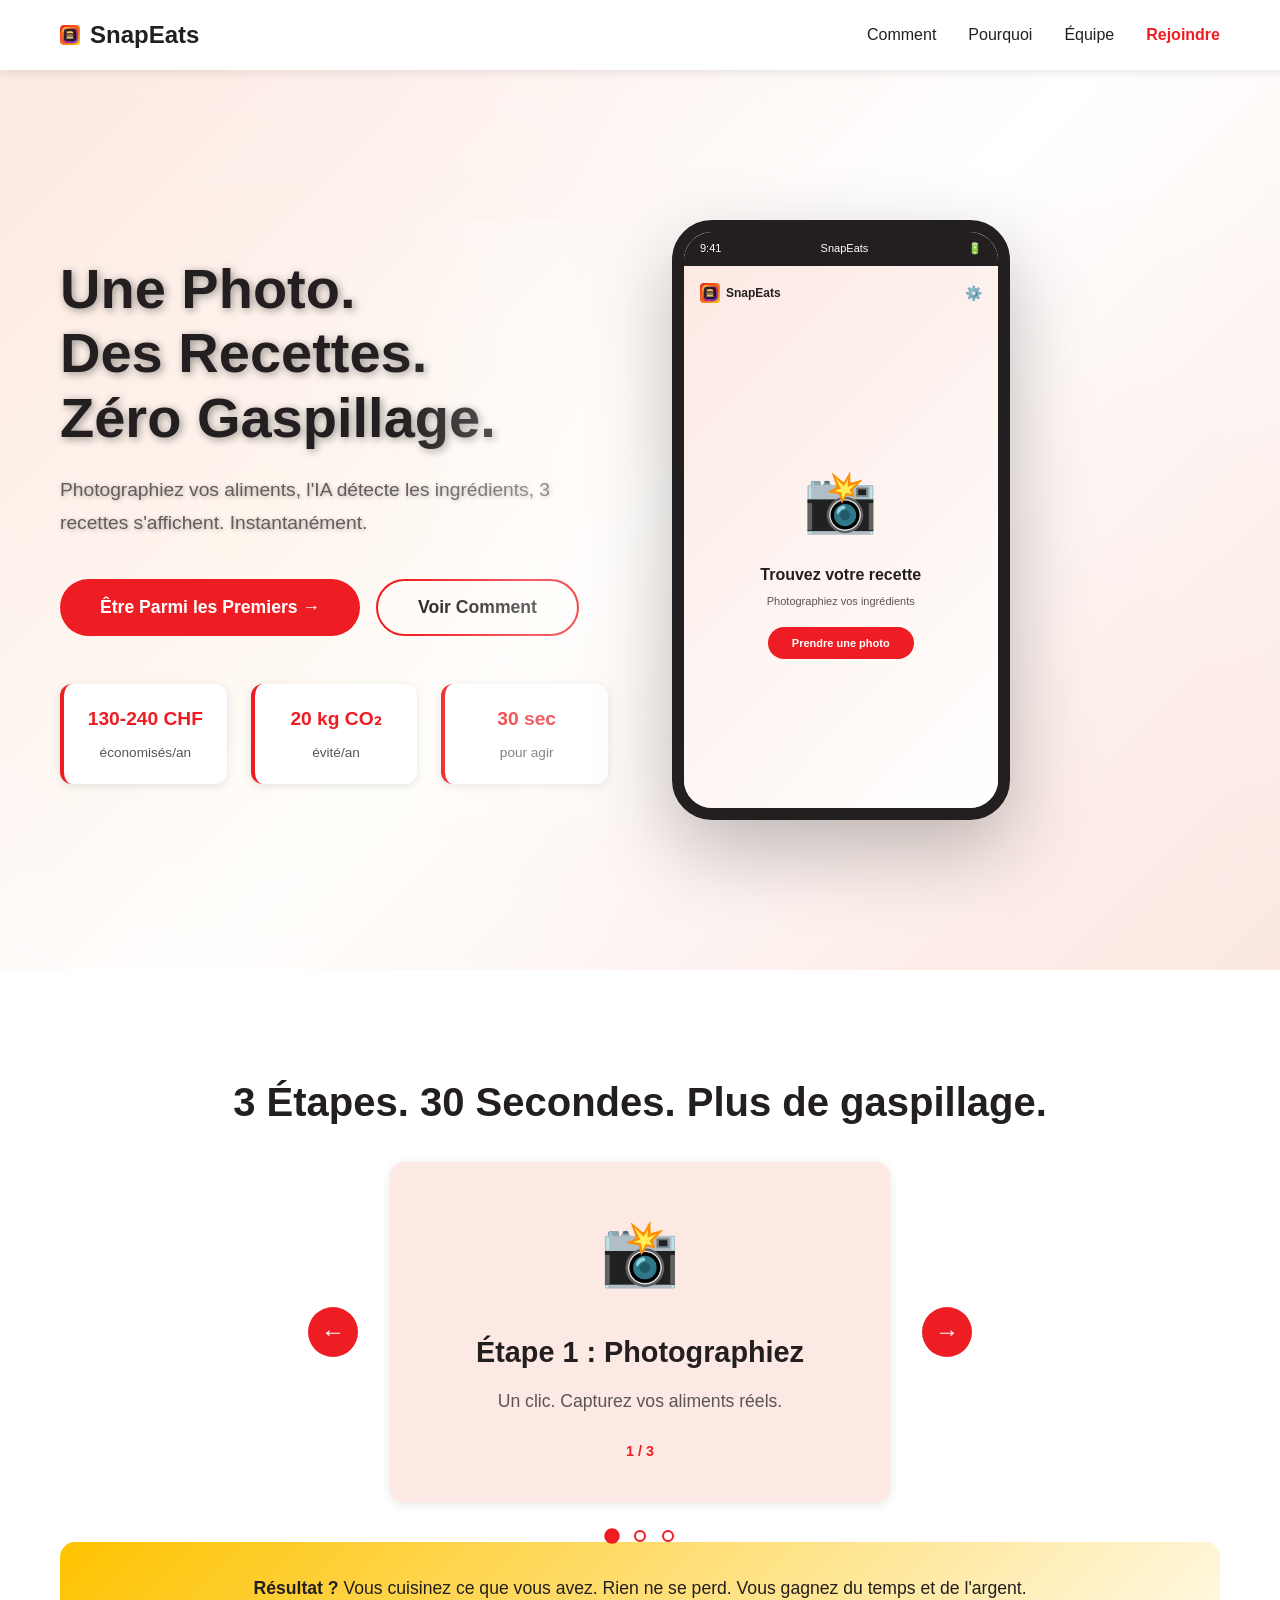
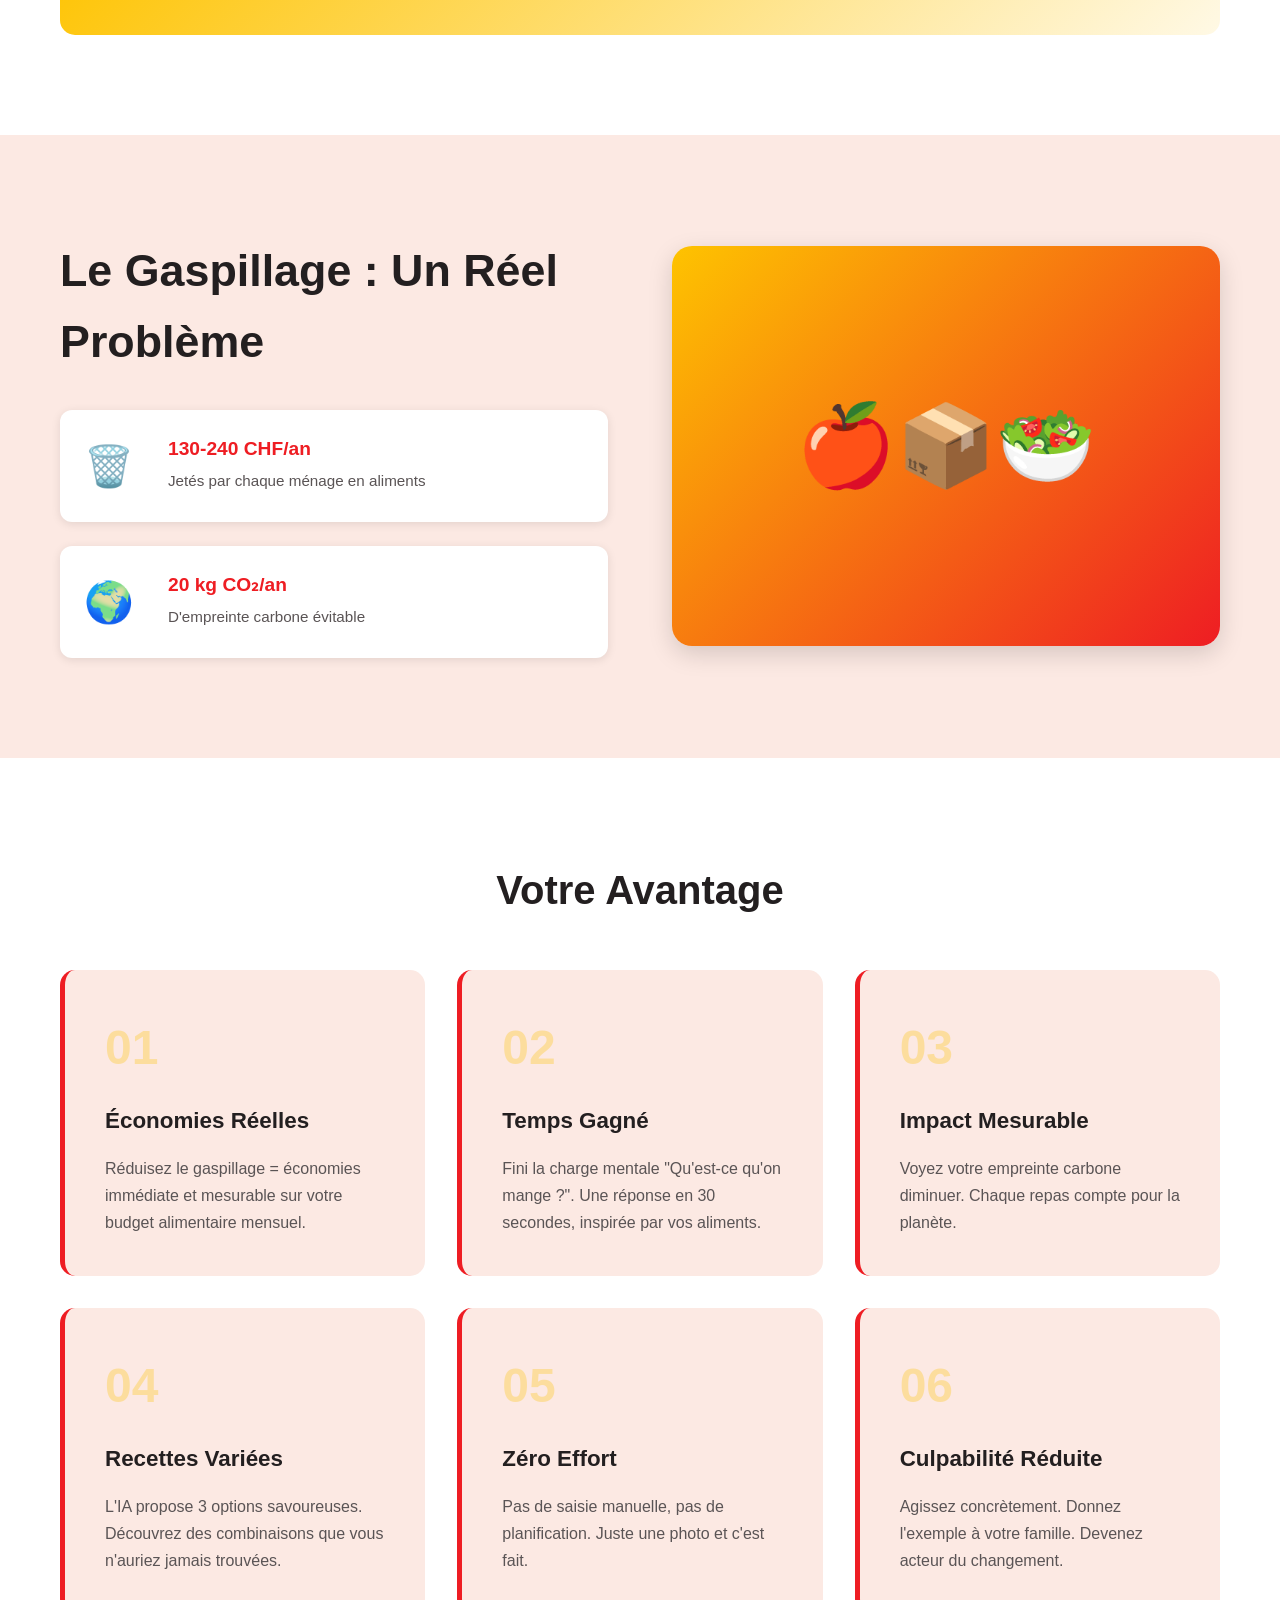
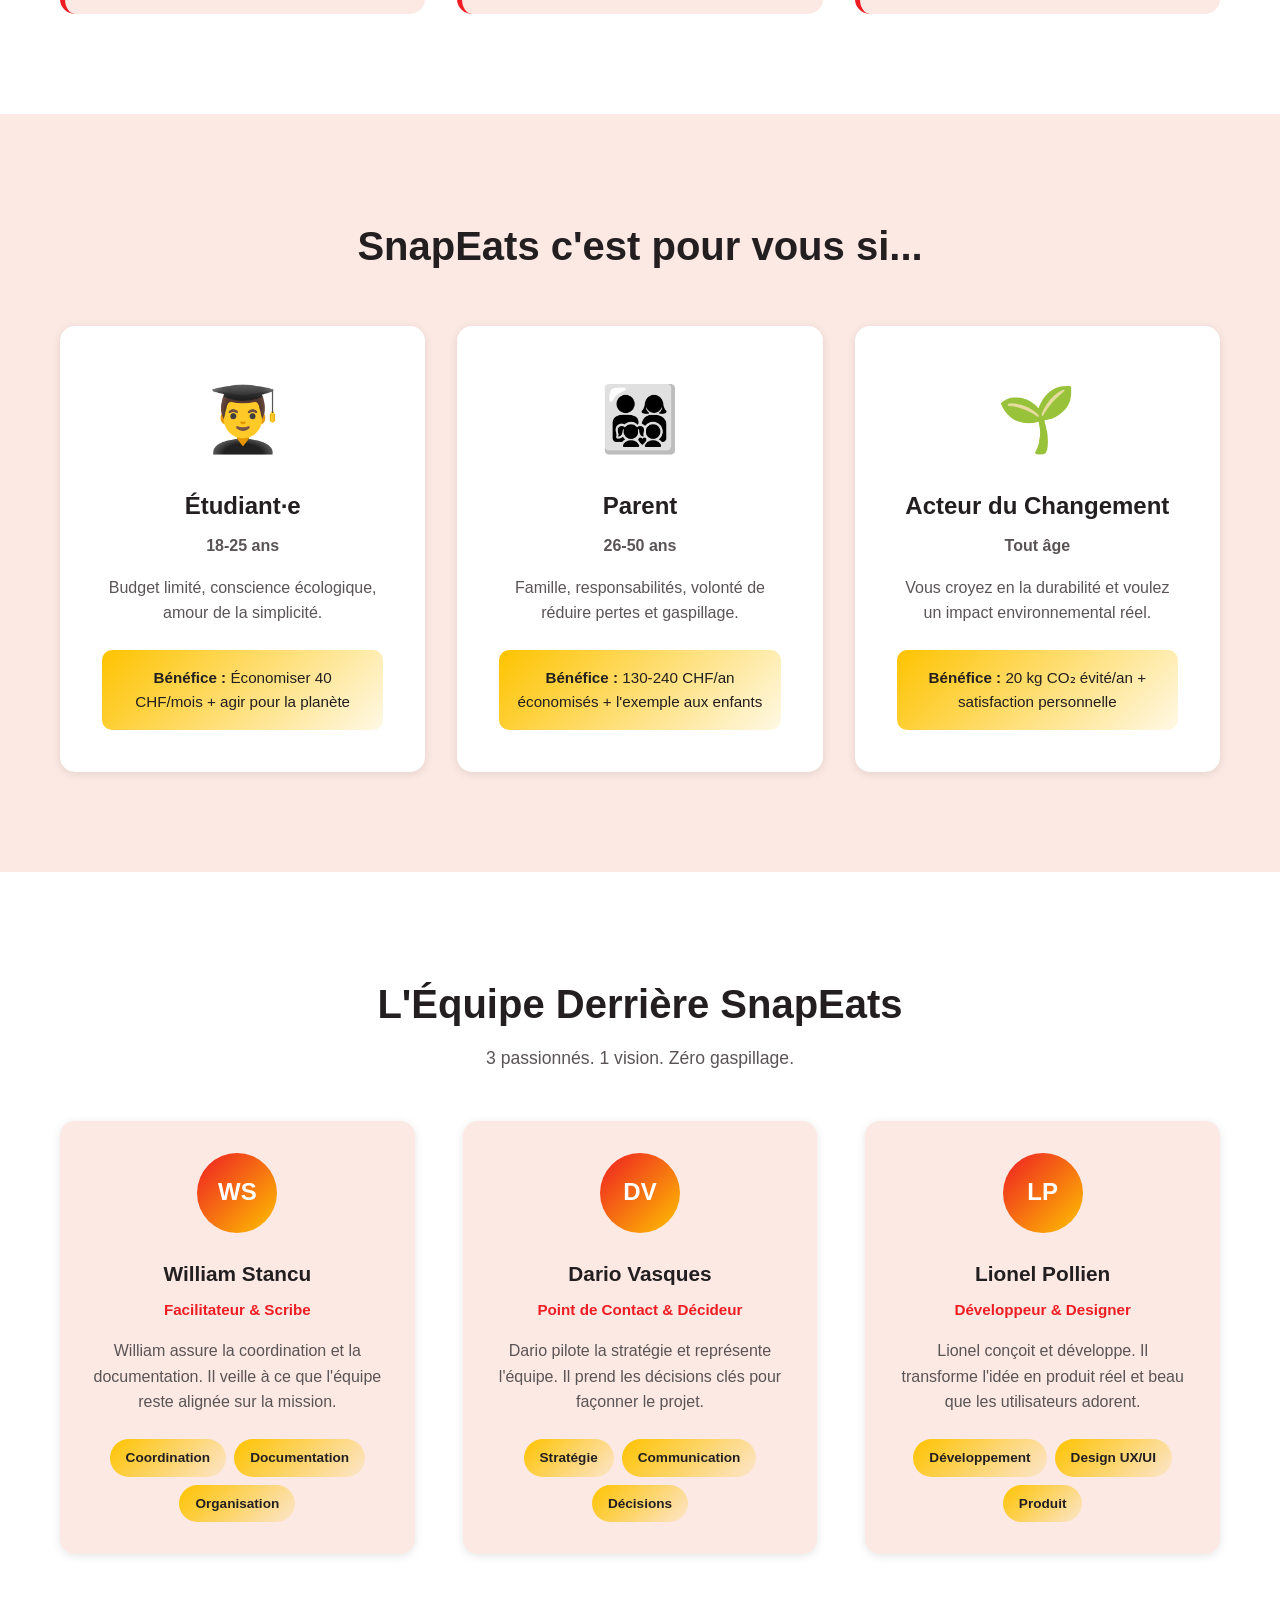
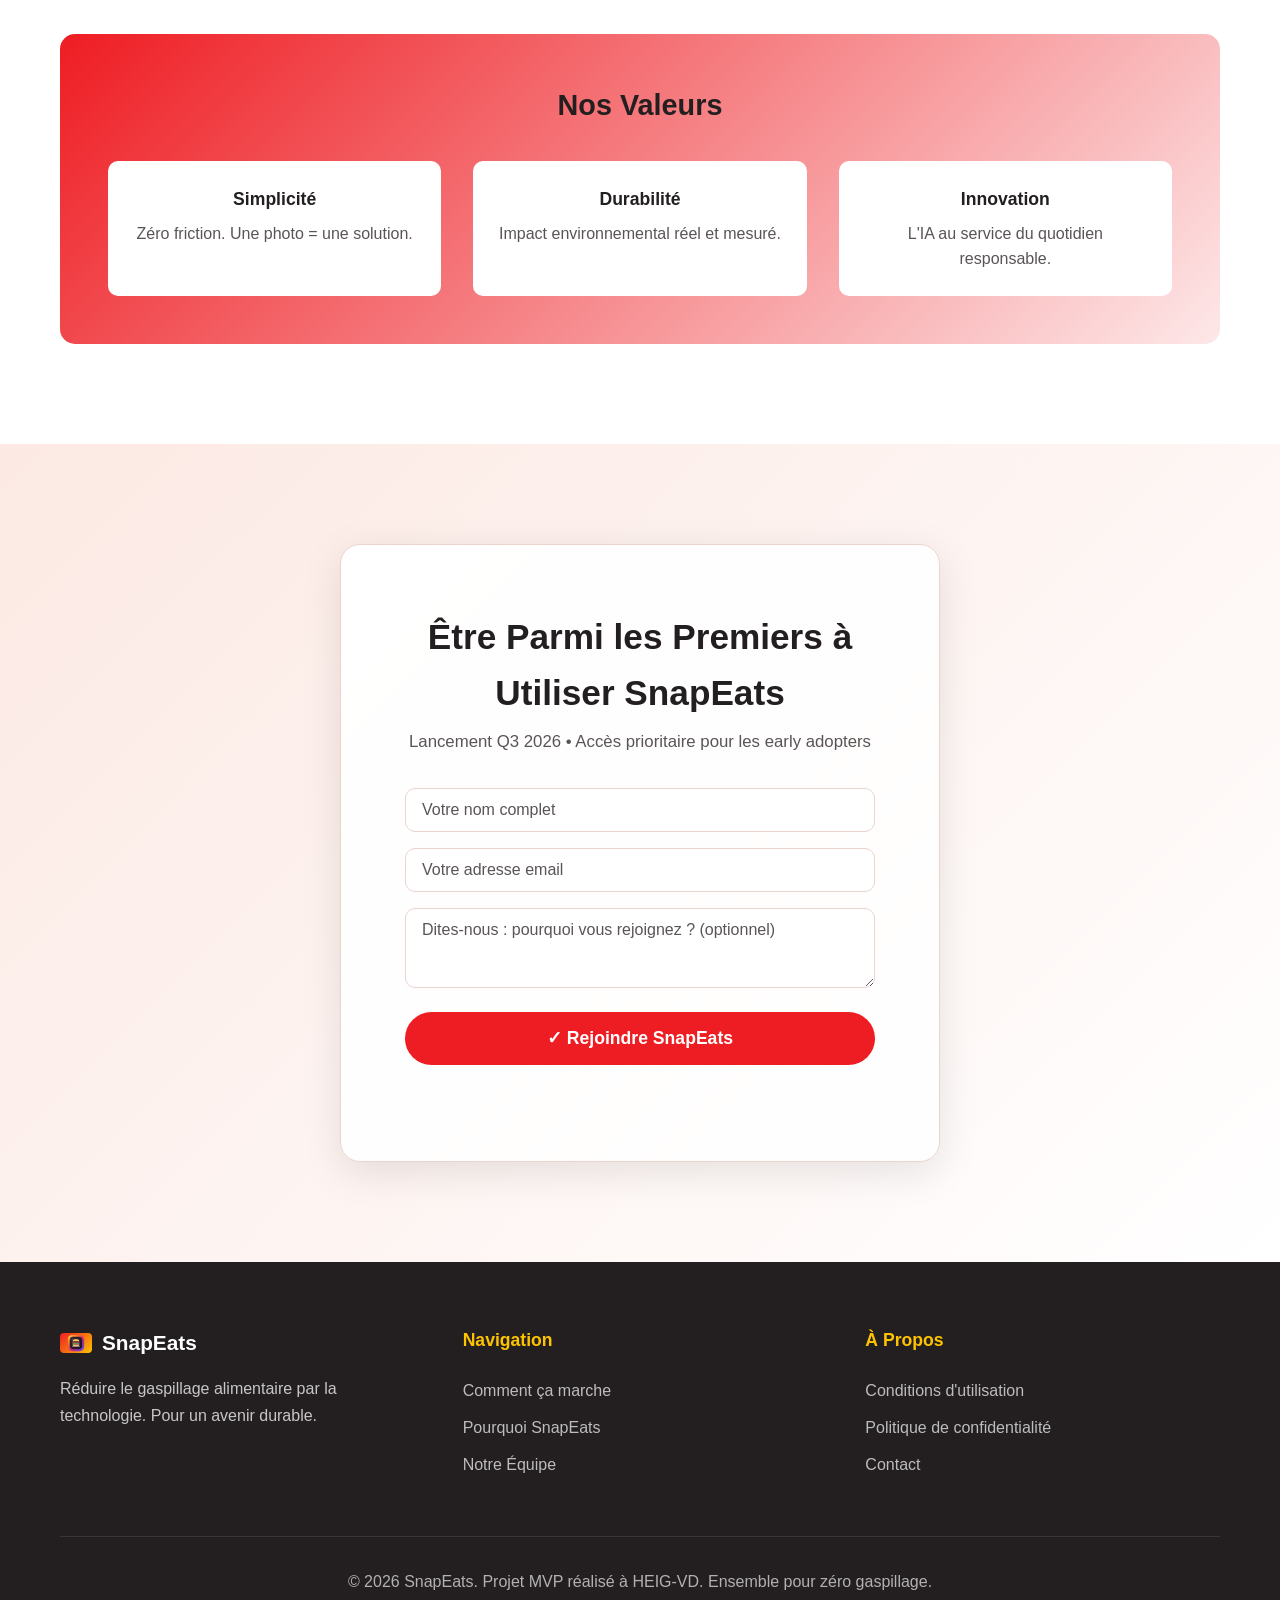
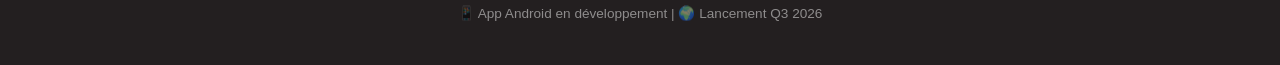
<file: index.html>
<!DOCTYPE html>
<html lang="fr">
<head>
    <meta charset="UTF-8">
    <meta name="viewport" content="width=device-width, initial-scale=1.0">
    <meta name="google-site-verification" content="7VaFTol4n8DkhCMEWoxyco_DHbVXAm0yA0GnwpEqHyg" />
    <title>SnapEats - L'IA pour zéro gaspillage alimentaire</title>
    <link rel="stylesheet" href="styles.css">
</head>
<body>
    <!-- Navigation Sticky -->
    <nav class="navbar">
        <div class="container">
            <div class="navbar-content">
                <div class="logo">
                    <img class="logo-icon" src="logo.svg" alt="Logo SnapEats">
                    <span>SnapEats</span>
                </div>
                <ul class="nav-links">
                    <li><a href="#comment">Comment</a></li>
                    <li><a href="#pourquoi">Pourquoi</a></li>
                    <li><a href="#equipe">Équipe</a></li>
                    <li><a href="#cta" style="color: var(--primary-color); font-weight: 600;">Rejoindre</a></li>
                </ul>
            </div>
        </div>
    </nav>

    <!-- HERO : Texte + Démo Interactive -->
    <section class="hero-new">
        <div class="hero-new-background"></div>
        
        <div class="container">
            <div class="hero-new-grid">
                <!-- LEFT: Content -->
                <div class="hero-new-content">
                    <h1 class="hero-title-big">Une Photo.<br>Des Recettes.<br>Zéro Gaspillage.</h1>
                    <p class="hero-subtitle-big">Photographiez vos aliments, l'IA détecte les ingrédients, 3 recettes s'affichent. Instantanément.</p>
                    
                    <div class="hero-ctas">
                        <button class="btn btn-primary btn-lg" onclick="document.getElementById('cta').scrollIntoView({behavior: 'smooth'})">
                            Être Parmi les Premiers →
                        </button>
                        <button class="btn btn-secondary btn-lg" onclick="document.getElementById('comment').scrollIntoView({behavior: 'smooth'})">
                            Voir Comment
                        </button>
                    </div>

                    <div class="hero-stats-new">
                        <div class="stat-chip">
                            <strong>130-240 CHF</strong>
                            <span>économisés/an</span>
                        </div>
                        <div class="stat-chip">
                            <strong>20 kg CO₂</strong>
                            <span>évité/an</span>
                        </div>
                        <div class="stat-chip">
                            <strong>30 sec</strong>
                            <span>pour agir</span>
                        </div>
                    </div>
                </div>

                <!-- RIGHT: Interactive Demo -->
                <div class="hero-demo-container">
                    <div class="phone-frame-hero">
                        <div class="status-bar">
                            <span>9:41</span>
                            <span>SnapEats</span>
                            <span>🔋</span>
                        </div>

                        <div class="screen-content">
                            <div class="screen-header">
                                <div class="snapeats-logo">
                                    <img class="logo-icon" src="logo.svg" alt="Logo SnapEats">
                                    SnapEats
                                </div>
                                <span style="font-size: 14px;">⚙️</span>
                            </div>

                            <!-- STEP 1: TAKE PHOTO -->
                            <div class="step-1" id="demo-step1">
                                <div class="camera-icon">📸</div>
                                <h2>Trouvez votre recette</h2>
                                <p>Photographiez vos ingrédients</p>
                                <button class="btn btn-demo" onclick="startDemoHero()">Prendre une photo</button>
                            </div>

                            <!-- STEP 2: DETECTION -->
                            <div class="step-2" id="demo-step2" style="display: none;">
                                <div class="detection-visual">
                                    <div class="scanning-line"></div>
                                    <div class="ingredients-detected">
                                        <h3>Détection en cours...</h3>
                                    </div>
                                </div>
                            </div>

                            <!-- STEP 3: RECIPES -->
                            <div class="step-3" id="demo-step3" style="display: none;">
                                <div class="step-3-header">
                                    <h2>✓ Recettes générées</h2>
                                    <p>3 options délicieuses</p>
                                </div>

                                <div class="recipes-list">
                                    <div class="recipe-card">
                                        <div class="recipe-title">Pâtes Carbonara</div>
                                        <div class="recipe-meta">
                                            <span>20 min</span>
                                            <span>Moyen</span>
                                        </div>
                                    </div>

                                    <div class="recipe-card">
                                        <div class="recipe-title">Salade Fraîche</div>
                                        <div class="recipe-meta">
                                            <span>10 min</span>
                                            <span>Facile</span>
                                        </div>
                                    </div>

                                    <div class="recipe-card">
                                        <div class="recipe-title">Soupe Veggie</div>
                                        <div class="recipe-meta">
                                            <span>25 min</span>
                                            <span>Facile</span>
                                        </div>
                                    </div>
                                </div>

                                <button class="btn btn-reset" onclick="resetDemoHero()">↻ Nouvelle photo</button>
                            </div>
                        </div>
                    </div>
                    <div class="demo-shine"></div>
                </div>
            </div>
        </div>
    </section>

    <!-- SECTION : Comment ça marche -->
    <section id="comment" class="how-it-works">
        <div class="container">
            <h2 class="section-title">3 Étapes. 30 Secondes. Plus de gaspillage.</h2>
            
            <div class="carousel-container">
                <!-- Left Arrow -->
                <button class="carousel-arrow carousel-arrow-left" onclick="previousStep()" aria-label="Étape précédente">
                    ←
                </button>

                <!-- Carousel Steps -->
                <div class="steps-carousel">
                    <div class="step-card step-card-carousel active" id="step-1">
                        <div class="step-icon">📸</div>
                        <h3>Étape 1 : Photographiez</h3>
                        <p>Un clic. Capturez vos aliments réels.</p>
                        <div class="step-counter">1 / 3</div>
                    </div>
                    
                    <div class="step-card step-card-carousel" id="step-2">
                        <div class="step-icon">🤖</div>
                        <h3>Étape 2 : L'IA analyse</h3>
                        <p>Détection intelligente de chaque ingrédient.</p>
                        <div class="step-counter">2 / 3</div>
                    </div>
                    
                    <div class="step-card step-card-carousel" id="step-3">
                        <div class="step-icon">👨‍🍳</div>
                        <h3>Étape 3 : Recettes générées</h3>
                        <p>3 options savoureuses instantanément.</p>
                        <div class="step-counter">3 / 3</div>
                    </div>
                </div>

                <!-- Right Arrow -->
                <button class="carousel-arrow carousel-arrow-right" onclick="nextStep()" aria-label="Étape suivante">
                    →
                </button>
            </div>

            <!-- Carousel Indicators -->
            <div class="carousel-indicators">
                <button class="indicator active" onclick="goToStep(1)"></button>
                <button class="indicator" onclick="goToStep(2)"></button>
                <button class="indicator" onclick="goToStep(3)"></button>
            </div>

            <div class="cta-mini">
                <p><strong>Résultat ?</strong> Vous cuisinez ce que vous avez. Rien ne se perd. Vous gagnez du temps et de l'argent.</p>
            </div>
        </div>
    </section>


    <!-- SECTION : Le Problème (données) -->
    <section id="pourquoi" class="problem-section">
        <div class="container">
            <div class="problem-split">
                <div class="problem-content">
                    <h2>Le Gaspillage : Un Réel Problème</h2>
                    <div class="stats-list">
                        <div class="stat-item">
                            <div class="stat-icon">🗑️</div>
                            <div>
                                <strong>130-240 CHF/an</strong>
                                <p>Jetés par chaque ménage en aliments</p>
                            </div>
                        </div>
                        <div class="stat-item">
                            <div class="stat-icon">🌍</div>
                            <div>
                                <strong>20 kg CO₂/an</strong>
                                <p>D'empreinte carbone évitable</p>
                            </div>
                        </div>
                    </div>
                </div>
                <div class="problem-image">
                    <div class="illustration-box" style="background: linear-gradient(135deg, var(--accent-color), var(--primary-color)); height: 400px; border-radius: 20px; display: flex; align-items: center; justify-content: center; color: white; font-size: 80px;">
                        🍎📦🥗
                    </div>
                </div>
            </div>
        </div>
    </section>

    <!-- SECTION : Bénéfices -->
    <section class="benefits">
        <div class="container">
            <h2 class="section-title">Votre Avantage</h2>
            
            <div class="benefits-grid">
                <div class="benefit-card">
                    <div class="benefit-number">01</div>
                    <h3>Économies Réelles</h3>
                    <p>Réduisez le gaspillage = économies immédiate et mesurable sur votre budget alimentaire mensuel.</p>
                </div>
                
                <div class="benefit-card">
                    <div class="benefit-number">02</div>
                    <h3>Temps Gagné</h3>
                    <p>Fini la charge mentale "Qu'est-ce qu'on mange ?". Une réponse en 30 secondes, inspirée par vos aliments.</p>
                </div>
                
                <div class="benefit-card">
                    <div class="benefit-number">03</div>
                    <h3>Impact Mesurable</h3>
                    <p>Voyez votre empreinte carbone diminuer. Chaque repas compte pour la planète.</p>
                </div>
                
                <div class="benefit-card">
                    <div class="benefit-number">04</div>
                    <h3>Recettes Variées</h3>
                    <p>L'IA propose 3 options savoureuses. Découvrez des combinaisons que vous n'auriez jamais trouvées.</p>
                </div>
                
                <div class="benefit-card">
                    <div class="benefit-number">05</div>
                    <h3>Zéro Effort</h3>
                    <p>Pas de saisie manuelle, pas de planification. Juste une photo et c'est fait.</p>
                </div>
                
                <div class="benefit-card">
                    <div class="benefit-number">06</div>
                    <h3>Culpabilité Réduite</h3>
                    <p>Agissez concrètement. Donnez l'exemple à votre famille. Devenez acteur du changement.</p>
                </div>
            </div>
        </div>
    </section>

    <!-- SECTION : Pour Qui -->
    <section class="target-audience">
        <div class="container">
            <h2 class="section-title">SnapEats c'est pour vous si...</h2>
            
            <div class="audience-grid">
                <div class="audience-card">
                    <div class="audience-emoji">👨‍🎓</div>
                    <h3>Étudiant·e</h3>
                    <p><strong>18-25 ans</strong></p>
                    <p>Budget limité, conscience écologique, amour de la simplicité.</p>
                    <div class="audience-highlight">
                        <strong>Bénéfice :</strong> Économiser 40 CHF/mois + agir pour la planète
                    </div>
                </div>
                
                <div class="audience-card">
                    <div class="audience-emoji">👨‍👩‍👧‍👦</div>
                    <h3>Parent</h3>
                    <p><strong>26-50 ans</strong></p>
                    <p>Famille, responsabilités, volonté de réduire pertes et gaspillage.</p>
                    <div class="audience-highlight">
                        <strong>Bénéfice :</strong> 130-240 CHF/an économisés + l'exemple aux enfants
                    </div>
                </div>
                
                <div class="audience-card">
                    <div class="audience-emoji">🌱</div>
                    <h3>Acteur du Changement</h3>
                    <p><strong>Tout âge</strong></p>
                    <p>Vous croyez en la durabilité et voulez un impact environnemental réel.</p>
                    <div class="audience-highlight">
                        <strong>Bénéfice :</strong> 20 kg CO₂ évité/an + satisfaction personnelle
                    </div>
                </div>
            </div>
        </div>
    </section>

    <!-- SECTION : L'Équipe -->
    <section id="equipe" class="team-section">
        <div class="container">
            <h2 class="section-title">L'Équipe Derrière SnapEats</h2>
            <p class="section-subtitle">3 passionnés. 1 vision. Zéro gaspillage.</p>
            
            <div class="team-grid">
                <div class="team-card">
                    <div class="team-avatar">WS</div>
                    <h3>William Stancu</h3>
                    <div class="team-role">Facilitateur & Scribe</div>
                    <p class="team-bio">William assure la coordination et la documentation. Il veille à ce que l'équipe reste alignée sur la mission.</p>
                    <div class="team-skills">
                        <span class="skill-badge">Coordination</span>
                        <span class="skill-badge">Documentation</span>
                        <span class="skill-badge">Organisation</span>
                    </div>
                </div>
                
                <div class="team-card">
                    <div class="team-avatar">DV</div>
                    <h3>Dario Vasques</h3>
                    <div class="team-role">Point de Contact & Décideur</div>
                    <p class="team-bio">Dario pilote la stratégie et représente l'équipe. Il prend les décisions clés pour façonner le projet.</p>
                    <div class="team-skills">
                        <span class="skill-badge">Stratégie</span>
                        <span class="skill-badge">Communication</span>
                        <span class="skill-badge">Décisions</span>
                    </div>
                </div>
                
                <div class="team-card">
                    <div class="team-avatar">LP</div>
                    <h3>Lionel Pollien</h3>
                    <div class="team-role">Développeur & Designer</div>
                    <p class="team-bio">Lionel conçoit et développe. Il transforme l'idée en produit réel et beau que les utilisateurs adorent.</p>
                    <div class="team-skills">
                        <span class="skill-badge">Développement</span>
                        <span class="skill-badge">Design UX/UI</span>
                        <span class="skill-badge">Produit</span>
                    </div>
                </div>
            </div>

            <div class="team-values">
                <h3>Nos Valeurs</h3>
                <div class="values-grid">
                    <div class="value">
                        <strong>Simplicité</strong>
                        <p>Zéro friction. Une photo = une solution.</p>
                    </div>
                    <div class="value">
                        <strong>Durabilité</strong>
                        <p>Impact environnemental réel et mesuré.</p>
                    </div>
                    <div class="value">
                        <strong>Innovation</strong>
                        <p>L'IA au service du quotidien responsable.</p>
                    </div>
                </div>
            </div>
        </div>
    </section>

    <!-- SECTION : CTA Principal -->
    <section id="cta" class="cta-main">
        <div class="container">
            <div class="cta-card">
                <h2>Être Parmi les Premiers à Utiliser SnapEats</h2>
                <p>Lancement Q3 2026 • Accès prioritaire pour les early adopters</p>
                
                <form class="cta-form" action="https://formspree.io/f/xkoanybg" method="POST">
                    <div class="form-group">
                        <input type="text" name="name" placeholder="Votre nom complet" required>
                    </div>
                    <div class="form-group">
                        <input type="email" name="email" placeholder="Votre adresse email" required>
                    </div>
                    <div class="form-group">
                        <textarea name="message" placeholder="Dites-nous : pourquoi vous rejoignez ? (optionnel)" rows="3"></textarea>
                    </div>
                    <button type="submit" class="btn btn-primary btn-lg">
                        ✓ Rejoindre SnapEats
                    </button>
                </form>                
            </div>
        </div>
    </section>

    <!-- FOOTER -->
    <footer class="footer">
        <div class="container">
            <div class="footer-grid">
                <div class="footer-col">
                    <div class="footer-logo">
                        <img class="logo-icon" src="logo.svg" alt="Logo SnapEats" style="width: 32px;">
                        <span>SnapEats</span>
                    </div>
                    <p>Réduire le gaspillage alimentaire par la technologie. Pour un avenir durable.</p>
                </div>
                
                <div class="footer-col">
                    <h4>Navigation</h4>
                    <ul>
                        <li><a href="#comment">Comment ça marche</a></li>
                        <li><a href="#pourquoi">Pourquoi SnapEats</a></li>
                        <li><a href="#equipe">Notre Équipe</a></li>
                    </ul>
                </div>
                
                <div class="footer-col">
                    <h4>À Propos</h4>
                    <ul>
                        <li><a href="#">Conditions d'utilisation</a></li>
                        <li><a href="#">Politique de confidentialité</a></li>
                        <li><a href="#">Contact</a></li>
                    </ul>
                </div>
            </div>

            <div class="footer-bottom">
                <p>&copy; 2026 SnapEats. Projet MVP réalisé à HEIG-VD. Ensemble pour zéro gaspillage.</p>
                <p style="font-size: 0.85rem; opacity: 0.75;">📱 App Android en développement | 🌍 Lancement Q3 2026</p>
            </div>
        </div>
    </footer>

    <script src="script.js"></script>
    <script>
        // Interactive demo functions
        function startDemoHero() {
            document.getElementById('demo-step1').style.display = 'none';
            document.getElementById('demo-step2').style.display = 'flex';

            setTimeout(() => {
                document.getElementById('demo-step2').style.display = 'none';
                document.getElementById('demo-step3').style.display = 'flex';
            }, 2500);
        }

        function resetDemoHero() {
            document.getElementById('demo-step1').style.display = 'flex';
            document.getElementById('demo-step2').style.display = 'none';
            document.getElementById('demo-step3').style.display = 'none';
        }
    </script>
</body>
</html>
</file>
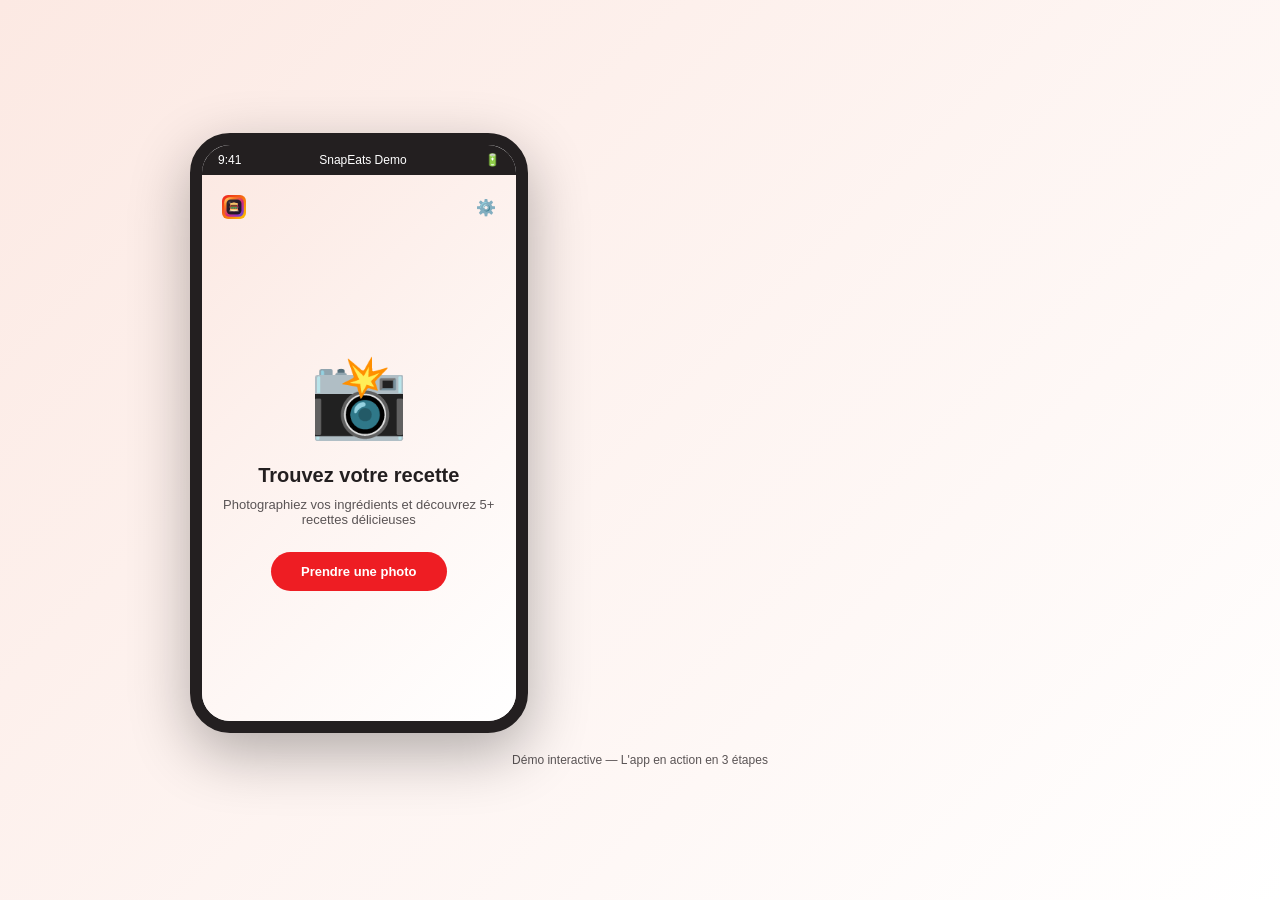
<file: video-demo.html>
<!DOCTYPE html>
<html lang="fr">
<head>
    <meta charset="UTF-8">
    <meta name="viewport" content="width=device-width, initial-scale=1.0">
    <title>SnapEats - Démo Interactive</title>
    <style>
        * {
            margin: 0;
            padding: 0;
            box-sizing: border-box;
        }

        body {
            font-family: 'Segoe UI', Tahoma, Geneva, Verdana, sans-serif;
            background: linear-gradient(135deg, #FCE9E3, #FFF);
            min-height: 100vh;
            display: flex;
            align-items: center;
            justify-content: center;
            padding: 20px;
        }

        .demo-container {
            max-width: 900px;
            width: 100%;
        }

        .phone-frame {
            background: white;
            border-radius: 40px;
            border: 12px solid #231F20;
            overflow: hidden;
            box-shadow: 0 20px 60px rgba(0, 0, 0, 0.3);
            aspect-ratio: 9/16;
            position: relative;
            display: flex;
            flex-direction: column;
            max-height: 600px;
        }

        .status-bar {
            background: #231F20;
            color: white;
            padding: 8px 16px;
            font-size: 12px;
            display: flex;
            justify-content: space-between;
            align-items: center;
        }

        .screen-content {
            flex: 1;
            overflow: hidden;
            background: linear-gradient(135deg, #FCE9E3 0%, #FFFFFF 100%);
            display: flex;
            flex-direction: column;
            padding: 20px;
            position: relative;
        }

        .screen-header {
            display: flex;
            justify-content: space-between;
            align-items: center;
            margin-bottom: 20px;
        }

        .snapeats-logo {
            display: flex;
            align-items: center;
            gap: 8px;
            font-weight: 700;
            color: #231F20;
            font-size: 14px;
        }

        .logo-icon {
            width: 24px;
            height: 24px;
            background: linear-gradient(135deg, #EE1D23, #FEC300);
            border-radius: 6px;
            display: flex;
            align-items: center;
            justify-content: center;
            color: white;
            font-weight: bold;
            font-size: 12px;
        }

        /* STEP 1: CAMERA */
        .step-1 {
            display: flex;
            flex-direction: column;
            align-items: center;
            justify-content: center;
            flex: 1;
            text-align: center;
        }

        .camera-icon {
            font-size: 80px;
            margin-bottom: 20px;
            animation: pulse-in 0.8s ease-out;
        }

        .step-1 h2 {
            color: #231F20;
            font-size: 20px;
            margin-bottom: 10px;
        }

        .step-1 p {
            color: #5A5455;
            font-size: 13px;
            margin-bottom: 25px;
        }

        .btn {
            background: #EE1D23;
            color: white;
            border: none;
            padding: 12px 30px;
            border-radius: 25px;
            font-weight: 600;
            cursor: pointer;
            font-size: 13px;
            transition: all 0.3s ease;
        }

        .btn:hover {
            background: #C5161B;
            transform: translateY(-2px);
            box-shadow: 0 8px 20px rgba(238, 29, 35, 0.3);
        }

        .btn:active {
            transform: translateY(0);
        }

        /* STEP 2: DETECTION */
        .step-2 {
            display: none;
            flex-direction: column;
            align-items: center;
            justify-content: center;
            flex: 1;
        }

        .detection-visual {
            width: 100%;
            height: 200px;
            background: linear-gradient(135deg, #FEC300, rgba(254, 195, 0, 0.1));
            border-radius: 15px;
            display: flex;
            align-items: center;
            justify-content: center;
            margin-bottom: 20px;
            position: relative;
            overflow: hidden;
            border: 2px solid #FEC300;
        }

        .scanning-line {
            position: absolute;
            width: 100%;
            height: 3px;
            background: linear-gradient(90deg, transparent, #EE1D23, transparent);
            animation: scan 2s infinite;
        }

        @keyframes scan {
            0% { transform: translateY(-100px); }
            100% { transform: translateY(100px); }
        }

        .ingredients-detected {
            text-align: center;
            animation: fadeIn 0.6s ease-in;
        }

        .ingredients-detected h3 {
            color: #231F20;
            font-size: 14px;
            margin-bottom: 10px;
        }

        .ingredient-tags {
            display: flex;
            flex-wrap: wrap;
            gap: 8px;
            justify-content: center;
        }

        .tag {
            background: #EE1D23;
            color: white;
            padding: 6px 12px;
            border-radius: 15px;
            font-size: 11px;
            font-weight: 600;
            animation: pop-in 0.4s cubic-bezier(0.34, 1.56, 0.64, 1);
        }

        .tag:nth-child(1) { animation-delay: 0.1s; }
        .tag:nth-child(2) { animation-delay: 0.2s; }
        .tag:nth-child(3) { animation-delay: 0.3s; }
        .tag:nth-child(4) { animation-delay: 0.4s; }
        .tag:nth-child(5) { animation-delay: 0.5s; }
        .tag:nth-child(6) { animation-delay: 0.6s; }

        @keyframes pop-in {
            0% {
                transform: scale(0) rotate(-10deg);
                opacity: 0;
            }
            100% {
                transform: scale(1) rotate(0);
                opacity: 1;
            }
        }

        /* STEP 3: RECIPES */
        .step-3 {
            display: none;
            flex-direction: column;
            overflow-y: auto;
        }

        .step-3-header {
            margin-bottom: 15px;
            animation: slideDown 0.6s ease-out;
        }

        .step-3-header h2 {
            color: #231F20;
            font-size: 16px;
            margin-bottom: 5px;
        }

        .step-3-header p {
            color: #5A5455;
            font-size: 12px;
        }

        .recipes-list {
            display: flex;
            flex-direction: column;
            gap: 12px;
        }

        .recipe-card {
            background: white;
            border-radius: 12px;
            padding: 12px;
            border-left: 4px solid #EE1D23;
            animation: slideUp 0.6s ease-out;
            box-shadow: 0 2px 8px rgba(0, 0, 0, 0.1);
        }

        .recipe-card:nth-child(1) { animation-delay: 0.1s; }
        .recipe-card:nth-child(2) { animation-delay: 0.3s; }
        .recipe-card:nth-child(3) { animation-delay: 0.5s; }

        .recipe-title {
            font-weight: 600;
            color: #231F20;
            font-size: 13px;
            margin-bottom: 6px;
        }

        .recipe-meta {
            display: flex;
            gap: 12px;
            font-size: 11px;
            color: #5A5455;
        }

        .meta-item {
            display: flex;
            align-items: center;
            gap: 4px;
        }

        .recipe-missing {
            background: linear-gradient(135deg, #FCE9E3, rgba(238, 29, 35, 0.05));
            padding: 6px 10px;
            border-radius: 8px;
            font-size: 10px;
            color: #EE1D23;
            margin-top: 6px;
            font-weight: 500;
        }

        /* ANIMATIONS */
        @keyframes pulse-in {
            0% {
                transform: scale(0.5);
                opacity: 0;
            }
            100% {
                transform: scale(1);
                opacity: 1;
            }
        }

        @keyframes fadeIn {
            from { opacity: 0; }
            to { opacity: 1; }
        }

        @keyframes slideDown {
            from {
                transform: translateY(-20px);
                opacity: 0;
            }
            to {
                transform: translateY(0);
                opacity: 1;
            }
        }

        @keyframes slideUp {
            from {
                transform: translateY(20px);
                opacity: 0;
            }
            to {
                transform: translateY(0);
                opacity: 1;
            }
        }

        .step-indicator {
            position: absolute;
            top: 10px;
            right: 10px;
            background: rgba(0, 0, 0, 0.2);
            color: white;
            padding: 4px 12px;
            border-radius: 12px;
            font-size: 11px;
            font-weight: 600;
        }

        .btn-reset {
            background: #FEC300;
            color: #231F20;
            margin-top: 15px;
            font-size: 12px;
            padding: 10px 24px;
        }

        .btn-reset:hover {
            background: #FFD60A;
        }

        .demo-info {
            margin-top: 20px;
            text-align: center;
            color: #5A5455;
            font-size: 12px;
        }

        @media (max-width: 600px) {
            .phone-frame {
                max-height: 100%;
            }
        }
    </style>
</head>
<body>
    <div class="demo-container">
        <div class="phone-frame">
            <div class="status-bar">
                <span>9:41</span>
                <span>SnapEats Demo</span>
                <span>🔋</span>
            </div>

            <div class="screen-content">
                <div class="screen-header">
                    <div class="logo">
                        <img class="logo-icon" src="logo.svg" alt="Logo SnapEats">
                    </div>
                    <span style="font-size: 16px;">⚙️</span>
                </div>

                <!-- STEP 1: TAKE PHOTO -->
                <div class="step-1" id="step1">
                    <div class="camera-icon">📸</div>
                    <h2>Trouvez votre recette</h2>
                    <p>Photographiez vos ingrédients et découvrez 5+ recettes délicieuses</p>
                    <button class="btn" onclick="startDemo()">Prendre une photo</button>
                </div>

                <!-- STEP 2: DETECTION -->
                <div class="step-2" id="step2">
                    <div class="step-indicator">Étape 2/3</div>
                    <div class="detection-visual">
                        <div class="scanning-line"></div>
                        <div class="ingredients-detected">
                            <h3>Détection en cours...</h3>
                        </div>
                    </div>
                </div>

                <!-- STEP 3: RECIPES -->
                <div class="step-3" id="step3">
                    <div class="step-indicator">Résultats</div>
                    <div class="step-3-header">
                        <h2>✓ Ingrédients détectés</h2>
                        <p>5 recettes générées</p>
                    </div>

                    <div class="recipes-list">
                        <div class="recipe-card">
                            <div class="recipe-title">Pâtes Carbonara</div>
                            <div class="recipe-meta">
                                <div class="meta-item">20 min</div>
                                <div class="meta-item">Moyen</div>
                            </div>
                            <div class="recipe-missing">Manque 2 ingrédients à acheter</div>
                        </div>

                        <div class="recipe-card">
                            <div class="recipe-title">Salade Fraîche</div>
                            <div class="recipe-meta">
                                <div class="meta-item">10 min</div>
                                <div class="meta-item">Facile</div>
                            </div>
                            <div class="recipe-missing">Vous avez tous les ingrédients</div>
                        </div>

                        <div class="recipe-card">
                            <div class="recipe-title">Soupe Veggie</div>
                            <div class="recipe-meta">
                                <div class="meta-item">25 min</div>
                                <div class="meta-item">Facile</div>
                            </div>
                            <div class="recipe-missing">Manque 1 ingrédient à acheter</div>
                        </div>
                    </div>

                    <button class="btn btn-reset" onclick="resetDemo()">↻ Nouvelle photo</button>
                </div>
            </div>
        </div>

        <div class="demo-info">
            <p>Démo interactive — L'app en action en 3 étapes</p>
        </div>
    </div>

    <script>
        function startDemo() {
            document.getElementById('step1').style.display = 'none';
            document.getElementById('step2').style.display = 'flex';

            // Simulate detection time (2.5 seconds)
            setTimeout(() => {
                document.getElementById('step2').style.display = 'none';
                document.getElementById('step3').style.display = 'flex';
            }, 2500);
        }

        function resetDemo() {
            document.getElementById('step1').style.display = 'flex';
            document.getElementById('step2').style.display = 'none';
            document.getElementById('step3').style.display = 'none';
        }
    </script>
</body>
</html>
</file>
<file: styles.css>
/* ============================================
   VARIABLES ET RESET GLOBAL
   ============================================ */

:root {
    --primary-color: #EE1D23;
    --primary-hover: #C5161B;
    --secondary-color: #231F20;
    --accent-color: #FEC300;
    --light-bg: #FFFFFF;
    --dark-text: #231F20;
    --light-text: #5A5455;
    --border-color: #EBD4CC;
    --success-color: #6B8566;
    --beige-bg: #FCE9E3;
    --beige-surface: #FFFFFF;
    
    --transition: all 0.3s ease;
    --box-shadow: 0 2px 10px rgba(0, 0, 0, 0.1);
    --box-shadow-hover: 0 8px 25px rgba(0, 0, 0, 0.15);
}

* {
    margin: 0;
    padding: 0;
    box-sizing: border-box;
}

html {
    scroll-behavior: smooth;
}

body {
    font-family: 'Segoe UI', Tahoma, Geneva, Verdana, sans-serif;
    color: var(--dark-text);
    line-height: 1.6;
    overflow-x: hidden;
    background: var(--beige-bg);
}

.container {
    max-width: 1200px;
    margin: 0 auto;
    padding: 0 20px;
}

/* ============================================
   NAVIGATION
   ============================================ */

.navbar {
    background: var(--beige-surface);
    box-shadow: var(--box-shadow);
    position: sticky;
    top: 0;
    z-index: 1000;
    transition: var(--transition);
}

.navbar-content {
    display: flex;
    justify-content: space-between;
    align-items: center;
    padding: 1rem 0;
}

.logo {
    display: flex;
    align-items: center;
    gap: 10px;
    font-size: 1.5rem;
    font-weight: 700;
    color: var(--secondary-color);
}

.logo-icon {
    width: 42px;
    height: 42px;
    display: block;
    object-fit: contain;
}

.nav-links {
    display: flex;
    list-style: none;
    gap: 2rem;
}

.nav-links a {
    text-decoration: none;
    color: var(--dark-text);
    font-weight: 500;
    transition: var(--transition);
    position: relative;
}

.nav-links a:hover {
    color: var(--primary-color);
}

.nav-links a::after {
    content: '';
    position: absolute;
    bottom: -5px;
    left: 0;
    width: 0;
    height: 2px;
    background: var(--primary-color);
    transition: width 0.3s ease;
}

.nav-links a:hover::after {
    width: 100%;
}

/* ============================================
   SECTIONS GÉNÉRALES
   ============================================ */

.section-title {
    font-size: 2.5rem;
    font-weight: 700;
    text-align: center;
    color: var(--dark-text);
    margin-bottom: 0.5rem;
}

.section-subtitle {
    font-size: 1.1rem;
    text-align: center;
    color: var(--light-text);
    margin-bottom: 3rem;
}

/* ============================================
   HERO SECTION
   ============================================ */

.hero {
    padding: 80px 0;
    background: var(--beige-surface);
    color: var(--dark-text);
    min-height: 100vh;
    display: flex;
    align-items: center;
}

.hero .container {
    display: grid;
    grid-template-columns: 1fr 1fr;
    gap: 50px;
    align-items: center;
}

.hero-title {
    font-size: 3.5rem;
    font-weight: 700;
    line-height: 1.2;
    margin-bottom: 1.5rem;
}

.hero-subtitle {
    font-size: 1.2rem;
    margin-bottom: 2rem;
    opacity: 0.95;
}

.hero-buttons {
    display: flex;
    gap: 1rem;
    margin-bottom: 3rem;
    flex-wrap: wrap;
}

.btn {
    padding: 12px 30px;
    border: none;
    border-radius: 50px;
    font-size: 1rem;
    font-weight: 600;
    cursor: pointer;
    transition: var(--transition);
}

.btn-primary {
    background: var(--primary-color);
    color: white;
}

.btn-primary:hover {
    background: var(--primary-hover);
    transform: translateY(-2px);
    box-shadow: 0 10px 20px rgba(0, 0, 0, 0.2);
}

.btn-secondary {
    background: var(--beige-surface);
    color: var(--secondary-color);
}

.btn-secondary:hover {
    background: var(--light-bg);
    transform: translateY(-2px);
}

.hero-stats {
    display: flex;
    gap: 2rem;
    margin-top: 3rem;
}

.stat {
    display: flex;
    flex-direction: column;
    gap: 0.5rem;
}

.stat-number {
    font-size: 1.8rem;
    font-weight: 700;
}

.stat-text {
    font-size: 0.9rem;
    color: var(--light-text);
}

.phone-mockup {
    perspective: 1000px;
    display: flex;
    justify-content: center;
    align-items: center;
}

.phone-screen {
    width: 250px;
    height: 500px;
    background: var(--beige-bg);
    border-radius: 40px;
    border: 10px solid var(--beige-surface);
    box-shadow: 0 20px 60px rgba(0, 0, 0, 0.3);
    display: flex;
    align-items: center;
    justify-content: center;
    overflow: hidden;
    animation: float 3s ease-in-out infinite;
}

.phone-screen img {
    width: 100%;
    height: 100%;
    object-fit: cover;
    display: block;
}

@keyframes float {
    0%, 100% {
        transform: translateY(0px);
    }
    50% {
        transform: translateY(-20px);
    }
}

/* ============================================
   PROBLÈME SECTION
   ============================================ */

.probleme {
    padding: 80px 0;
    background: var(--beige-bg);
}

.story-cards {
    display: grid;
    grid-template-columns: repeat(auto-fit, minmax(250px, 1fr));
    gap: 2rem;
    margin-bottom: 4rem;
}

.story-card {
    background: var(--beige-surface);
    padding: 2rem;
    border-radius: 15px;
    box-shadow: var(--box-shadow);
    transition: var(--transition);
    position: relative;
    overflow: hidden;
}

.story-card:hover {
    transform: translateY(-10px);
    box-shadow: var(--box-shadow-hover);
}

.story-card::before {
    content: '';
    position: absolute;
    top: 0;
    left: 0;
    right: 0;
    height: 4px;
    background: var(--accent-color);
}

.story-card.card-1::before { background: var(--accent-color); }
.story-card.card-2::before { background: var(--primary-color); }
.story-card.card-3::before { background: var(--accent-color); }
.story-card.card-4::before { background: var(--primary-color); }

.story-number {
    display: inline-block;
    width: 40px;
    height: 40px;
    background: var(--primary-color);
    color: white;
    border-radius: 50%;
    text-align: center;
    line-height: 40px;
    font-weight: 700;
    margin-bottom: 1rem;
}

.story-card h3 {
    font-size: 1.3rem;
    margin-bottom: 0.5rem;
    color: var(--dark-text);
}

.story-card p {
    color: var(--light-text);
    margin-bottom: 1rem;
}

.story-emoji {
    font-size: 2.5rem;
    margin-top: 1rem;
}

.problem-cta {
    background: var(--beige-surface);
    border: 1px solid var(--border-color);
    border-radius: 15px;
    padding: 2rem;
    text-align: center;
    box-shadow: var(--box-shadow);
}

.problem-cta p {
    font-size: 1.1rem;
    color: var(--dark-text);
    margin-bottom: 1rem;
}

.problem-stats {
    background: var(--beige-surface);
    padding: 3rem;
    border-radius: 15px;
    box-shadow: var(--box-shadow);
}

.problem-stats h3 {
    text-align: center;
    margin-bottom: 2rem;
    font-size: 1.5rem;
}

.stats-grid {
    display: grid;
    grid-template-columns: repeat(auto-fit, minmax(200px, 1fr));
    gap: 2rem;
}

.problem-stat {
    text-align: center;
    padding: 1.5rem;
    border-radius: 10px;
    background: var(--beige-bg);
}

.stat-value {
    font-size: 2rem;
    font-weight: 700;
    color: var(--primary-color);
    margin-bottom: 0.5rem;
}

.stat-label {
    color: var(--light-text);
}

/* ============================================
   SOLUTION SECTION
   ============================================ */

.solution {
    padding: 80px 0;
    background: var(--beige-surface);
}

.solution-steps {
    display: flex;
    align-items: center;
    justify-content: center;
    gap: 2rem;
    margin-bottom: 4rem;
    flex-wrap: wrap;
}

.step {
    flex: 1;
    min-width: 200px;
    background: var(--beige-bg);
    padding: 2rem;
    border-radius: 15px;
    text-align: center;
    position: relative;
}

.step-number {
    display: inline-block;
    width: 50px;
    height: 50px;
    background: var(--secondary-color);
    color: white;
    border-radius: 50%;
    line-height: 50px;
    font-weight: 700;
    font-size: 1.3rem;
    margin-bottom: 1rem;
}

.step h3 {
    font-size: 1.3rem;
    margin-bottom: 0.5rem;
}

.step p {
    color: var(--light-text);
    margin-bottom: 1rem;
}

.step-icon {
    font-size: 3rem;
}

.step-arrow {
    font-size: 2rem;
    color: var(--primary-color);
    font-weight: 700;
}

.solution-highlight {
    background: var(--accent-color);
    color: var(--dark-text);
    padding: 2rem;
    border-radius: 15px;
    font-size: 1.1rem;
    text-align: center;
}

/* ============================================
   AVANTAGES SECTION
   ============================================ */

.avantages {
    padding: 80px 0;
    background: var(--beige-bg);
}

.features-grid {
    display: grid;
    grid-template-columns: repeat(auto-fit, minmax(300px, 1fr));
    gap: 2rem;
    margin-bottom: 4rem;
}

.feature-card {
    background: var(--beige-surface);
    padding: 2rem;
    border-radius: 15px;
    box-shadow: var(--box-shadow);
    transition: var(--transition);
    text-align: center;
}

.feature-card:hover {
    transform: translateY(-10px);
    box-shadow: var(--box-shadow-hover);
}

.feature-icon {
    font-size: 3rem;
    margin-bottom: 1rem;
}

.feature-card h3 {
    font-size: 1.3rem;
    margin-bottom: 0.5rem;
}

.feature-card p {
    color: var(--light-text);
}

.comparison {
    background: var(--beige-surface);
    padding: 3rem;
    border-radius: 15px;
    box-shadow: var(--box-shadow);
    overflow-x: auto;
}

.comparison h3 {
    text-align: center;
    margin-bottom: 2rem;
    font-size: 1.5rem;
}

.comparison-table {
    width: 100%;
    border-collapse: collapse;
}

.comparison-table th {
    background: var(--secondary-color);
    color: white;
    padding: 1rem;
    text-align: left;
    font-weight: 600;
}

.comparison-table td {
    padding: 1rem;
    border-bottom: 1px solid var(--border-color);
}

.comparison-table tr:hover {
    background: var(--beige-bg);
}

/* ============================================
   PUBLIC CIBLE SECTION
   ============================================ */

.public-cible {
    padding: 80px 0;
    background: var(--beige-surface);
}

.personas {
    display: grid;
    grid-template-columns: repeat(auto-fit, minmax(300px, 1fr));
    gap: 3rem;
}

.persona-card {
    background: var(--beige-bg);
    padding: 2.5rem;
    border-radius: 15px;
    text-align: center;
    box-shadow: var(--box-shadow);
    transition: var(--transition);
}

.persona-card:hover {
    transform: translateY(-10px);
    background: var(--accent-color);
    color: var(--dark-text);
}

.persona-emoji {
    font-size: 4rem;
    margin-bottom: 1rem;
}

.persona-card h3 {
    font-size: 1.5rem;
    margin-bottom: 1rem;
}

.persona-card p {
    margin-bottom: 1rem;
}

.persona-card ul {
    list-style: none;
    text-align: left;
}

.persona-card li {
    padding: 0.5rem 0;
    position: relative;
    padding-left: 1.5rem;
}

.persona-card li::before {
    content: '✓';
    position: absolute;
    left: 0;
    font-weight: 700;
    color: var(--primary-color);
}

.persona-card:hover li::before {
    color: var(--secondary-color);
}

/* ============================================
   CTA SECTION
   ============================================ */

.cta-section {
    padding: 80px 0;
    background: var(--beige-surface);
    color: var(--dark-text);
    text-align: center;
}

.cta-content h2 {
    font-size: 2.5rem;
    margin-bottom: 1rem;
}

.cta-content p {
    font-size: 1.1rem;
    margin-bottom: 2rem;
    color: var(--light-text);
}

.cta-form {
    display: flex;
    gap: 1rem;
    justify-content: center;
    margin-bottom: 1.5rem;
    flex-wrap: wrap;
}

.cta-form input {
    padding: 12px 20px;
    border: 1px solid var(--border-color);
    border-radius: 50px;
    font-size: 1rem;
    min-width: 300px;
    background: var(--beige-surface);
    color: var(--dark-text);
}

.cta-form input::placeholder {
    color: var(--light-text);
}

.cta-form button {
    min-width: 200px;
}

.cta-small {
    font-size: 0.9rem;
    color: var(--light-text);
}

/* ============================================
   FOOTER
   ============================================ */

.footer {
    background: var(--dark-text);
    color: white;
    padding: 3rem 0 1rem;
}

.footer-content {
    display: grid;
    grid-template-columns: repeat(auto-fit, minmax(250px, 1fr));
    gap: 2rem;
    margin-bottom: 2rem;
}

.footer-section h4 {
    margin-bottom: 1rem;
}

.footer-section ul {
    list-style: none;
}

.footer-section li {
    margin-bottom: 0.5rem;
}

.footer-section a {
    color: rgba(255, 255, 255, 0.75);
    text-decoration: none;
    transition: var(--transition);
}

.footer-section a:hover {
    color: var(--primary-color);
}

.social-links {
    display: flex;
    gap: 1rem;
}

.footer-bottom {
    text-align: center;
    padding-top: 2rem;
    border-top: 1px solid rgba(255, 255, 255, 0.1);
    color: rgba(255, 255, 255, 0.65);
}

/* ============================================
   MODAL
   ============================================ */

.modal {
    display: none;
    position: fixed;
    z-index: 2000;
    left: 0;
    top: 0;
    width: 100%;
    height: 100%;
    background-color: rgba(0, 0, 0, 0.8);
    animation: fadeIn 0.3s ease;
}

@keyframes fadeIn {
    from { opacity: 0; }
    to { opacity: 1; }
}

.modal-content {
    background-color: var(--light-bg);
    margin: 5% auto;
    padding: 2rem;
    border-radius: 15px;
    width: 90%;
    max-width: 600px;
    animation: slideIn 0.3s ease;
}

@keyframes slideIn {
    from {
        transform: translateY(-50px);
        opacity: 0;
    }
    to {
        transform: translateY(0);
        opacity: 1;
    }
}

.close {
    color: var(--dark-text);
    float: right;
    font-size: 2rem;
    font-weight: 700;
    cursor: pointer;
    transition: var(--transition);
}

.close:hover {
    color: var(--primary-color);
}

.video-placeholder {
    background: var(--beige-bg);
    padding: 3rem;
    border-radius: 10px;
    text-align: center;
    color: var(--light-text);
}

/* ============================================
   RESPONSIVE
   ============================================ */

@media (max-width: 768px) {
    .nav-links {
        display: none;
    }

    .hero .container {
        grid-template-columns: 1fr;
    }

    .hero-title {
        font-size: 2rem;
    }

    .hero-subtitle {
        font-size: 1rem;
    }

    .hero-buttons {
        flex-direction: column;
    }

    .btn {
        width: 100%;
    }

    .hero-stats {
        flex-direction: column;
        gap: 1rem;
    }

    .section-title {
        font-size: 2rem;
    }

    .story-cards {
        grid-template-columns: 1fr;
    }

    .solution-steps {
        flex-direction: column;
    }

    .step-arrow {
        display: none;
    }

    .features-grid {
        grid-template-columns: 1fr;
    }

    .cta-form {
        flex-direction: column;
    }

    .cta-form input,
    .cta-form button {
        min-width: auto;
        width: 100%;
    }

    .comparison-table {
        font-size: 0.9rem;
    }

    .comparison-table th,
    .comparison-table td {
        padding: 0.5rem;
    }
}

@media (max-width: 480px) {
    .hero-title {
        font-size: 1.5rem;
    }

    .hero-subtitle {
        font-size: 0.95rem;
    }

    .hero-stats {
        flex-direction: column;
    }

    .stat-number {
        font-size: 1.5rem;
    }

    .section-title {
        font-size: 1.5rem;
    }

    .phone-screen {
        width: 180px;
        height: 360px;
    }

    .cta-content h2 {
        font-size: 1.5rem;
    }
}

/* ============================================
   TEXTAREA STYLING
   ============================================ */

.cta-form textarea {
    padding: 15px 20px;
    border: 1px solid var(--border-color);
    border-radius: 15px;
    font-size: 1rem;
    width: 100%;
    max-width: 100%;
    background: var(--beige-surface);
    color: var(--dark-text);
    font-family: 'Segoe UI', Tahoma, Geneva, Verdana, sans-serif;
    resize: vertical;
    transition: var(--transition);
}

.cta-form textarea::placeholder {
    color: var(--light-text);
}

.cta-form textarea:focus {
    outline: none;
    border-color: var(--primary-color);
    box-shadow: 0 0 0 3px rgba(238, 29, 35, 0.1);
    background: var(--beige-bg);
}

.cta-form textarea:hover {
    border-color: var(--primary-color);
}

/* Adapter le layout du formulaire */
.cta-form {
    display: flex;
    flex-direction: column;
    gap: 1rem;
    justify-content: center;
    margin-bottom: 1.5rem;
    max-width: 600px;
    margin-left: auto;
    margin-right: auto;
}

.cta-form input {
    width: 100%;
    min-width: unset;
}

.cta-form button {
    width: 100%;
    min-width: unset;
}

/* Responsive */
@media (max-width: 768px) {
    .cta-form {
        max-width: 90%;
    }

    .cta-form input,
    .cta-form textarea,
    .cta-form button {
        width: 100%;
    }
}
/* ============================================
   HERO VIDEO - NEW DESIGN
   ============================================ */

.hero-video {
    position: relative;
    height: 100vh;
    display: flex;
    align-items: center;
    justify-content: center;
    color: white;
    overflow: hidden;
}

.hero-video-background {
    position: absolute;
    top: 0;
    left: 0;
    width: 100%;
    height: 100%;
}

.hero-video-element {
    width: 100%;
    height: 100%;
    object-fit: cover;
}

.hero-video-overlay {
    position: absolute;
    top: 0;
    left: 0;
    width: 100%;
    height: 100%;
    background: rgba(0, 0, 0, 0.5);
}

.hero-video-content {
    position: relative;
    z-index: 10;
    text-align: center;
    animation: fadeIn 1s ease-in;
}

.hero-title-big {
    font-size: 4.5rem;
    font-weight: 800;
    line-height: 1.1;
    margin-bottom: 1.5rem;
    text-shadow: 2px 2px 8px rgba(0, 0, 0, 0.4);
}

.hero-subtitle-big {
    font-size: 1.5rem;
    margin-bottom: 3rem;
    opacity: 0.95;
    text-shadow: 1px 1px 4px rgba(0, 0, 0, 0.3);
}

.btn-lg {
    padding: 16px 40px;
    font-size: 1.1rem;
    font-weight: 600;
}

.hero-small-text {
    font-size: 0.95rem;
    opacity: 0.85;
    margin-top: 2rem;
}

@keyframes fadeIn {
    from {
        opacity: 0;
        transform: translateY(20px);
    }
    to {
        opacity: 1;
        transform: translateY(0);
    }
}

/* ============================================
   HOW IT WORKS
   ============================================ */

.how-it-works {
    padding: 100px 0;
    background: var(--beige-surface);
}

.steps-visual {
    display: flex;
    align-items: center;
    justify-content: center;
    gap: 2rem;
    margin: 4rem 0;
    flex-wrap: wrap;
}

.step-card {
    background: var(--beige-bg);
    padding: 2.5rem 2rem;
    border-radius: 15px;
    text-align: center;
    flex: 0 0 auto;
    min-width: 220px;
    box-shadow: var(--box-shadow);
    transition: var(--transition);
}

.step-card:hover {
    transform: translateY(-8px);
    box-shadow: var(--box-shadow-hover);
}

.step-icon {
    font-size: 3.5rem;
    margin-bottom: 1rem;
}

.step-card h3 {
    font-size: 1.3rem;
    margin-bottom: 0.5rem;
    color: var(--dark-text);
}

.step-card p {
    color: var(--light-text);
    font-size: 0.95rem;
}

.step-divider {
    font-size: 2rem;
    color: var(--primary-color);
    font-weight: 700;
}

.cta-mini {
    background: linear-gradient(135deg, var(--accent-color), rgba(254, 195, 0, 0.1));
    padding: 2rem;
    border-radius: 15px;
    text-align: center;
    font-size: 1.1rem;
}

/* ============================================
   PROBLEM SECTION
   ============================================ */

.problem-section {
    padding: 100px 0;
    background: var(--beige-bg);
}

.problem-split {
    display: grid;
    grid-template-columns: 1fr 1fr;
    gap: 4rem;
    align-items: center;
}

.problem-content h2 {
    font-size: 2.8rem;
    margin-bottom: 2rem;
    color: var(--dark-text);
}

.stats-list {
    display: flex;
    flex-direction: column;
    gap: 1.5rem;
}

.stat-item {
    display: flex;
    gap: 1.5rem;
    align-items: flex-start;
    background: var(--light-bg);
    padding: 1.5rem;
    border-radius: 12px;
    box-shadow: var(--box-shadow);
}

.stat-icon {
    font-size: 2.5rem;
    min-width: 60px;
}

.stat-item strong {
    font-size: 1.2rem;
    color: var(--primary-color);
    display: block;
    margin-bottom: 0.25rem;
}

.stat-item p {
    color: var(--light-text);
    font-size: 0.95rem;
}

.illustration-box {
    background: linear-gradient(135deg, var(--accent-color), var(--primary-color));
    border-radius: 20px;
    display: flex;
    align-items: center;
    justify-content: center;
    min-height: 350px;
    font-size: 100px;
    box-shadow: var(--box-shadow-hover);
}

/* ============================================
   BENEFITS
   ============================================ */

.benefits {
    padding: 100px 0;
    background: var(--beige-surface);
}

.benefits-grid {
    display: grid;
    grid-template-columns: repeat(auto-fit, minmax(300px, 1fr));
    gap: 2rem;
    margin-top: 3rem;
}

.benefit-card {
    background: var(--beige-bg);
    padding: 2.5rem;
    border-radius: 15px;
    border-left: 5px solid var(--primary-color);
    position: relative;
    transition: var(--transition);
}

.benefit-card:hover {
    transform: translateX(10px);
    box-shadow: var(--box-shadow-hover);
}

.benefit-number {
    font-size: 3rem;
    font-weight: 800;
    color: var(--accent-color);
    margin-bottom: 1rem;
    opacity: 0.3;
}

.benefit-card h3 {
    font-size: 1.4rem;
    margin-bottom: 1rem;
    color: var(--dark-text);
}

.benefit-card p {
    color: var(--light-text);
    line-height: 1.7;
}

/* ============================================
   TARGET AUDIENCE
   ============================================ */

.target-audience {
    padding: 100px 0;
    background: var(--beige-bg);
}

.audience-grid {
    display: grid;
    grid-template-columns: repeat(auto-fit, minmax(300px, 1fr));
    gap: 2rem;
    margin-top: 3rem;
}

.audience-card {
    background: var(--light-bg);
    padding: 2.5rem;
    border-radius: 15px;
    text-align: center;
    box-shadow: var(--box-shadow);
    transition: var(--transition);
    border: 2px solid transparent;
}

.audience-card:hover {
    border-color: var(--primary-color);
    transform: translateY(-10px);
    box-shadow: var(--box-shadow-hover);
}

.audience-emoji {
    font-size: 4rem;
    margin-bottom: 1rem;
}

.audience-card h3 {
    font-size: 1.5rem;
    margin-bottom: 0.5rem;
}

.audience-card p {
    color: var(--light-text);
    margin-bottom: 1rem;
}

.audience-highlight {
    background: linear-gradient(135deg, var(--accent-color), rgba(254, 195, 0, 0.1));
    padding: 1rem;
    border-radius: 10px;
    margin-top: 1.5rem;
    font-size: 0.95rem;
    font-weight: 500;
}

/* ============================================
   TEAM SECTION
   ============================================ */

.team-section {
    padding: 100px 0;
    background: var(--beige-surface);
}

.team-grid {
    display: grid;
    grid-template-columns: repeat(auto-fit, minmax(300px, 1fr));
    gap: 3rem;
    margin: 3rem 0 5rem;
}

.team-card {
    background: var(--beige-bg);
    padding: 2rem;
    border-radius: 15px;
    text-align: center;
    box-shadow: var(--box-shadow);
    transition: var(--transition);
}

.team-card:hover {
    transform: translateY(-10px);
    box-shadow: var(--box-shadow-hover);
}

.team-avatar {
    display: inline-flex;
    align-items: center;
    justify-content: center;
    width: 80px;
    height: 80px;
    background: linear-gradient(135deg, var(--primary-color), var(--accent-color));
    color: white;
    border-radius: 50%;
    font-weight: 700;
    font-size: 1.5rem;
    margin-bottom: 1.5rem;
}

.team-card h3 {
    font-size: 1.3rem;
    margin-bottom: 0.5rem;
    color: var(--dark-text);
}

.team-role {
    color: var(--primary-color);
    font-weight: 600;
    font-size: 0.95rem;
    margin-bottom: 1rem;
}

.team-bio {
    color: var(--light-text);
    margin-bottom: 1.5rem;
    line-height: 1.6;
}

.team-skills {
    display: flex;
    gap: 0.5rem;
    flex-wrap: wrap;
    justify-content: center;
}

.skill-badge {
    background: linear-gradient(135deg, var(--accent-color), rgba(254, 195, 0, 0.1));
    color: var(--dark-text);
    padding: 0.5rem 1rem;
    border-radius: 20px;
    font-size: 0.85rem;
    font-weight: 600;
}

.team-values {
    background: linear-gradient(135deg, var(--primary-color), rgba(238, 29, 35, 0.1));
    padding: 3rem;
    border-radius: 15px;
    margin-top: 3rem;
}

.team-values h3 {
    text-align: center;
    color: var(--dark-text);
    margin-bottom: 2rem;
    font-size: 1.8rem;
}

.values-grid {
    display: grid;
    grid-template-columns: repeat(auto-fit, minmax(250px, 1fr));
    gap: 2rem;
}

.value {
    background: var(--light-bg);
    padding: 1.5rem;
    border-radius: 10px;
    text-align: center;
}

.value strong {
    font-size: 1.1rem;
    color: var(--dark-text);
    display: block;
    margin-bottom: 0.5rem;
}

.value p {
    color: var(--light-text);
}

/* ============================================
   CTA MAIN SECTION
   ============================================ */

.cta-main {
    padding: 100px 0;
    background: linear-gradient(135deg, var(--beige-bg), var(--beige-surface));
}

.cta-card {
    background: linear-gradient(135deg, var(--light-bg), rgba(255, 255, 255, 0.8));
    padding: 4rem;
    border-radius: 20px;
    box-shadow: 0 10px 40px rgba(0, 0, 0, 0.1);
    text-align: center;
    max-width: 600px;
    margin: 0 auto;
    border: 1px solid var(--border-color);
}

.cta-card h2 {
    font-size: 2.2rem;
    margin-bottom: 0.5rem;
    color: var(--dark-text);
}

.cta-card > p {
    font-size: 1.05rem;
    color: var(--light-text);
    margin-bottom: 2rem;
}

.cta-form {
    display: flex;
    flex-direction: column;
    gap: 1rem;
    margin: 2rem 0;
}

.form-group {
    width: 100%;
}

.form-group input,
.form-group textarea {
    width: 100%;
    padding: 12px 16px;
    border: 1px solid var(--border-color);
    border-radius: 10px;
    font-size: 1rem;
    font-family: inherit;
    background: var(--beige-surface);
    color: var(--dark-text);
    transition: var(--transition);
}

.form-group input:focus,
.form-group textarea:focus {
    outline: none;
    border-color: var(--primary-color);
    box-shadow: 0 0 0 3px rgba(238, 29, 35, 0.1);
}

.form-group textarea {
    resize: vertical;
}

.cta-footer-text {
    font-size: 0.9rem;
    color: var(--light-text);
    margin-top: 1rem;
}

/* ============================================
   FOOTER ENHANCED
   ============================================ */

.footer {
    background: var(--dark-text);
    color: white;
    padding: 4rem 0 2rem;
}

.footer-grid {
    display: grid;
    grid-template-columns: repeat(auto-fit, minmax(280px, 1fr));
    gap: 3rem;
    margin-bottom: 3rem;
}

.footer-col h4 {
    font-size: 1.1rem;
    margin-bottom: 1.5rem;
    color: var(--accent-color);
}

.footer-logo {
    display: flex;
    align-items: center;
    gap: 10px;
    font-size: 1.3rem;
    font-weight: 700;
    margin-bottom: 1rem;
}

.footer-col ul {
    list-style: none;
}

.footer-col li {
    margin-bottom: 0.7rem;
}

.footer-col a {
    color: rgba(255, 255, 255, 0.7);
    text-decoration: none;
    transition: var(--transition);
}

.footer-col a:hover {
    color: var(--accent-color);
}

.footer-col > p {
    color: rgba(255, 255, 255, 0.75);
    line-height: 1.7;
}

.footer-bottom {
    border-top: 1px solid rgba(255, 255, 255, 0.1);
    padding-top: 2rem;
    text-align: center;
    color: rgba(255, 255, 255, 0.65);
}

.footer-bottom p {
    margin-bottom: 0.5rem;
}

/* ============================================
   RESPONSIVE MOBILE
   ============================================ */

@media (max-width: 768px) {
    .hero-title-big {
        font-size: 2.5rem;
    }

    .hero-subtitle-big {
        font-size: 1.1rem;
    }

    .problem-split {
        grid-template-columns: 1fr;
        gap: 2rem;
    }

    .problem-content h2 {
        font-size: 2rem;
    }

    .illustration-box {
        min-height: 250px;
        font-size: 60px;
    }

    .steps-visual {
        gap: 1rem;
    }

    .step-divider {
        display: none;
    }

    .team-grid {
        grid-template-columns: 1fr;
        gap: 2rem;
    }

    .cta-card {
        padding: 2rem;
    }

    .team-values {
        padding: 2rem;
    }

    .values-grid {
        grid-template-columns: 1fr;
    }
}

@media (max-width: 480px) {
    .hero-title-big {
        font-size: 2rem;
    }

    .hero-subtitle-big {
        font-size: 1rem;
    }

    .btn-lg {
        padding: 12px 24px;
        font-size: 1rem;
    }

    .section-title {
        font-size: 1.8rem;
    }

    .benefits-grid,
    .audience-grid,
    .stats-list {
        gap: 1rem;
    }

    .step-card {
        min-width: 100%;
    }

    .footer-grid {
        grid-template-columns: 1fr;
        gap: 2rem;
    }
}

/* ============================================
   HERO NEW - WITH INTERACTIVE DEMO
   ============================================ */

.hero-new {
    position: relative;
    padding: 80px 0;
    background: linear-gradient(135deg, #FCE9E3 0%, #FFFFFF 50%, #FCE9E3 100%);
    min-height: 100vh;
    display: flex;
    align-items: center;
}

.hero-new-background {
    position: absolute;
    top: 0;
    left: 0;
    right: 0;
    bottom: 0;
    opacity: 0.3;
    background: radial-gradient(circle at 20% 50%, rgba(254, 195, 0, 0.1) 0%, transparent 50%),
                radial-gradient(circle at 80% 80%, rgba(238, 29, 35, 0.05) 0%, transparent 50%);
}

.hero-new-grid {
    display: grid;
    grid-template-columns: 1fr 1fr;
    gap: 4rem;
    align-items: center;
    position: relative;
    z-index: 10;
}

.hero-new-content {
    animation: slideInLeft 0.8s ease-out;
}

.hero-title-big {
    font-size: 3.5rem;
    font-weight: 800;
    line-height: 1.15;
    margin-bottom: 1.5rem;
    color: var(--dark-text);
}

.hero-subtitle-big {
    font-size: 1.2rem;
    line-height: 1.7;
    color: var(--light-text);
    margin-bottom: 2.5rem;
}

.hero-ctas {
    display: flex;
    gap: 1rem;
    margin-bottom: 3rem;
    flex-wrap: wrap;
}

.btn-secondary {
    background: transparent;
    color: var(--dark-text);
    border: 2px solid var(--primary-color);
}

.btn-secondary:hover {
    background: var(--primary-color);
    color: white;
    border-color: var(--primary-color);
}

.hero-stats-new {
    display: grid;
    grid-template-columns: repeat(3, 1fr);
    gap: 1.5rem;
}

.stat-chip {
    background: var(--light-bg);
    padding: 1.2rem;
    border-radius: 12px;
    text-align: center;
    border-left: 4px solid var(--primary-color);
    box-shadow: var(--box-shadow);
}

.stat-chip strong {
    display: block;
    font-size: 1.2rem;
    color: var(--primary-color);
    margin-bottom: 0.3rem;
}

.stat-chip span {
    font-size: 0.85rem;
    color: var(--light-text);
}

/* Interactive Phone Demo */
.hero-demo-container {
    position: relative;
    animation: slideInRight 0.8s ease-out;
}

.phone-frame-hero {
    background: white;
    border-radius: 40px;
    border: 12px solid #231F20;
    overflow: hidden;
    box-shadow: 0 30px 80px rgba(0, 0, 0, 0.25);
    aspect-ratio: 9/16;
    display: flex;
    flex-direction: column;
    max-height: 600px;
    position: relative;
    z-index: 2;
}

.demo-shine {
    position: absolute;
    top: 0;
    left: -50%;
    width: 50%;
    height: 100%;
    background: linear-gradient(90deg, transparent, rgba(255, 255, 255, 0.3), transparent);
    animation: shine 3s infinite;
    z-index: 1;
}

@keyframes shine {
    0% { transform: translateX(0); }
    50% { transform: translateX(100px); }
    100% { transform: translateX(100px); }
}

@keyframes slideInLeft {
    from {
        opacity: 0;
        transform: translateX(-40px);
    }
    to {
        opacity: 1;
        transform: translateX(0);
    }
}

@keyframes slideInRight {
    from {
        opacity: 0;
        transform: translateX(40px);
    }
    to {
        opacity: 1;
        transform: translateX(0);
    }
}

.status-bar {
    background: #231F20;
    color: white;
    padding: 8px 16px;
    font-size: 11px;
    display: flex;
    justify-content: space-between;
    align-items: center;
}

.screen-content {
    flex: 1;
    overflow: hidden;
    background: linear-gradient(135deg, #FCE9E3 0%, #FFFFFF 100%);
    display: flex;
    flex-direction: column;
    padding: 16px;
    position: relative;
}

.screen-header {
    display: flex;
    justify-content: space-between;
    align-items: center;
    margin-bottom: 16px;
}

.snapeats-logo {
    display: flex;
    align-items: center;
    gap: 6px;
    font-weight: 700;
    color: #231F20;
    font-size: 12px;
}

.logo-icon {
    width: 20px;
    height: 20px;
    background: linear-gradient(135deg, #EE1D23, #FEC300);
    border-radius: 4px;
    display: flex;
    align-items: center;
    justify-content: center;
    color: white;
    font-weight: bold;
    font-size: 10px;
}

/* DEMO STEPS */
.step-1 {
    display: flex;
    flex-direction: column;
    align-items: center;
    justify-content: center;
    flex: 1;
    text-align: center;
    animation: fadeIn 0.6s ease-out;
}

.camera-icon {
    font-size: 60px;
    margin-bottom: 12px;
}

.step-1 h2 {
    color: #231F20;
    font-size: 16px;
    margin-bottom: 6px;
}

.step-1 p {
    color: #5A5455;
    font-size: 11px;
    margin-bottom: 16px;
}

.btn-demo {
    background: #EE1D23;
    color: white;
    border: none;
    padding: 10px 24px;
    border-radius: 20px;
    font-weight: 600;
    cursor: pointer;
    font-size: 11px;
    transition: all 0.3s ease;
}

.btn-demo:hover {
    background: #C5161B;
    transform: translateY(-2px);
}

.step-2 {
    display: none;
    flex-direction: column;
    align-items: center;
    justify-content: center;
    flex: 1;
}

.detection-visual {
    width: 100%;
    height: 150px;
    background: linear-gradient(135deg, #FEC300, rgba(254, 195, 0, 0.1));
    border-radius: 12px;
    display: flex;
    align-items: center;
    justify-content: center;
    margin-bottom: 12px;
    position: relative;
    overflow: hidden;
    border: 2px solid #FEC300;
}

.scanning-line {
    position: absolute;
    width: 100%;
    height: 2px;
    background: linear-gradient(90deg, transparent, #EE1D23, transparent);
    animation: scan 2s infinite;
}

@keyframes scan {
    0% { transform: translateY(-75px); }
    100% { transform: translateY(75px); }
}

.ingredients-detected {
    text-align: center;
}

.ingredients-detected h3 {
    color: #231F20;
    font-size: 12px;
}

.step-3 {
    display: none;
    flex-direction: column;
    overflow-y: auto;
}

.step-3-header {
    margin-bottom: 12px;
}

.step-3-header h2 {
    color: #231F20;
    font-size: 14px;
    margin-bottom: 3px;
}

.step-3-header p {
    color: #5A5455;
    font-size: 10px;
}

.recipes-list {
    display: flex;
    flex-direction: column;
    gap: 8px;
    margin-bottom: 10px;
}

.recipe-card {
    background: white;
    border-radius: 10px;
    padding: 10px;
    border-left: 3px solid #EE1D23;
    box-shadow: 0 1px 4px rgba(0, 0, 0, 0.08);
    animation: slideUp 0.6s ease-out;
}

.recipe-card:nth-child(1) { animation-delay: 0.1s; }
.recipe-card:nth-child(2) { animation-delay: 0.2s; }
.recipe-card:nth-child(3) { animation-delay: 0.3s; }

@keyframes slideUp {
    from {
        transform: translateY(15px);
        opacity: 0;
    }
    to {
        transform: translateY(0);
        opacity: 1;
    }
}

.recipe-title {
    font-weight: 600;
    color: #231F20;
    font-size: 11px;
    margin-bottom: 4px;
}

.recipe-meta {
    display: flex;
    gap: 8px;
    font-size: 9px;
    color: #5A5455;
}

.btn-reset {
    background: #FEC300;
    color: #231F20;
    margin-top: 12px;
    font-size: 11px;
    padding: 8px 20px;
}

.btn-reset:hover {
    background: #FFD60A;
}

/* Responsive */
@media (max-width: 1024px) {
    .hero-new-grid {
        grid-template-columns: 1fr;
        gap: 2rem;
    }

    .hero-title-big {
        font-size: 2.5rem;
    }

    .hero-subtitle-big {
        font-size: 1.1rem;
    }

    .phone-frame-hero {
        max-height: 500px;
        margin: 0 auto;
        max-width: 300px;
    }

    .hero-stats-new {
        grid-template-columns: repeat(2, 1fr);
    }
}

@media (max-width: 768px) {
    .hero-new {
        padding: 60px 0;
    }

    .hero-title-big {
        font-size: 2rem;
    }

    .hero-subtitle-big {
        font-size: 1rem;
    }

    .hero-ctas {
        flex-direction: column;
    }

    .btn-lg {
        width: 100%;
    }

    .hero-stats-new {
        grid-template-columns: 1fr;
        gap: 1rem;
    }

    .phone-frame-hero {
        max-height: 450px;
        max-width: 280px;
    }

    .demo-shine {
        display: none;
    }
}

@media (max-width: 480px) {
    .hero-new {
        padding: 40px 0;
    }

    .hero-title-big {
        font-size: 1.6rem;
    }

    .hero-subtitle-big {
        font-size: 0.95rem;
        margin-bottom: 1.5rem;
    }

    .phone-frame-hero {
        max-height: 400px;
        max-width: 240px;
        border-width: 8px;
    }

    .status-bar {
        font-size: 9px;
        padding: 6px 12px;
    }

    .screen-content {
        padding: 12px;
    }

    .hero-stats-new {
        display: grid;
        grid-template-columns: 1fr;
        gap: 0.8rem;
    }

    .stat-chip {
        padding: 0.8rem;
    }
}

/* ============================================
   CAROUSEL STYLES - HOW IT WORKS SECTION
   ============================================ */

.carousel-container {
    display: flex;
    align-items: center;
    justify-content: center;
    gap: 2rem;
    margin: 3rem 0;
    position: relative;
}

.carousel-arrow {
    background: var(--primary-color);
    color: white;
    border: none;
    width: 50px;
    height: 50px;
    border-radius: 50%;
    font-size: 1.5rem;
    cursor: pointer;
    display: flex;
    align-items: center;
    justify-content: center;
    transition: all 0.3s ease;
    flex-shrink: 0;
}

.carousel-arrow:hover {
    background: #C5161B;
    transform: scale(1.1);
    box-shadow: 0 4px 12px rgba(238, 29, 35, 0.3);
}

.carousel-arrow:active {
    transform: scale(0.95);
}

.steps-carousel {
    flex: 1;
    max-width: 500px;
    position: relative;
    height: 300px;
    display: flex;
    align-items: center;
    justify-content: center;
}

.step-card-carousel {
    position: absolute;
    opacity: 0;
    transform: translateX(100px);
    transition: all 0.5s cubic-bezier(0.35, 0, 0.25, 1);
    pointer-events: none;
    text-align: center;
    width: 100%;
}

.step-card-carousel.active {
    opacity: 1;
    transform: translateX(0);
    pointer-events: auto;
}

.step-card-carousel.prev-step {
    opacity: 0;
    transform: translateX(-100px);
}

.step-icon {
    font-size: 4rem;
    margin-bottom: 1.5rem;
    display: inline-block;
    animation: bounce 0.6s ease-out;
}

@keyframes bounce {
    0%, 100% { transform: scale(1); }
    50% { transform: scale(1.1); }
}

.step-card-carousel h3 {
    font-size: 1.8rem;
    color: var(--dark-text);
    margin-bottom: 0.8rem;
}

.step-card-carousel p {
    font-size: 1.1rem;
    color: var(--light-text);
    margin-bottom: 1.5rem;
}

.step-counter {
    font-size: 0.9rem;
    color: var(--primary-color);
    font-weight: 600;
    margin-top: 1rem;
}

/* Carousel Indicators */
.carousel-indicators {
    display: flex;
    justify-content: center;
    gap: 1rem;
    margin-top: 2rem;
}

.indicator {
    width: 12px;
    height: 12px;
    border-radius: 50%;
    border: 2px solid var(--primary-color);
    background: transparent;
    cursor: pointer;
    transition: all 0.3s ease;
}

.indicator.active {
    background: var(--primary-color);
    transform: scale(1.3);
}

.indicator:hover {
    background: var(--primary-color);
}

/* Responsive */
@media (max-width: 768px) {
    .carousel-container {
        gap: 1rem;
    }

    .carousel-arrow {
        width: 40px;
        height: 40px;
        font-size: 1.2rem;
    }

    .steps-carousel {
        height: 280px;
        max-width: 100%;
    }

    .step-icon {
        font-size: 3rem;
        margin-bottom: 1rem;
    }

    .step-card-carousel h3 {
        font-size: 1.5rem;
    }

    .step-card-carousel p {
        font-size: 1rem;
    }
}

@media (max-width: 480px) {
    .carousel-container {
        gap: 0.8rem;
    }

    .carousel-arrow {
        width: 35px;
        height: 35px;
        font-size: 1rem;
    }

    .steps-carousel {
        height: 250px;
    }

    .step-icon {
        font-size: 2.5rem;
    }

    .step-card-carousel h3 {
        font-size: 1.2rem;
    }

    .step-card-carousel p {
        font-size: 0.95rem;
    }

    .carousel-indicators {
        gap: 0.8rem;
    }

    .indicator {
        width: 10px;
        height: 10px;
    }
}
</file>
